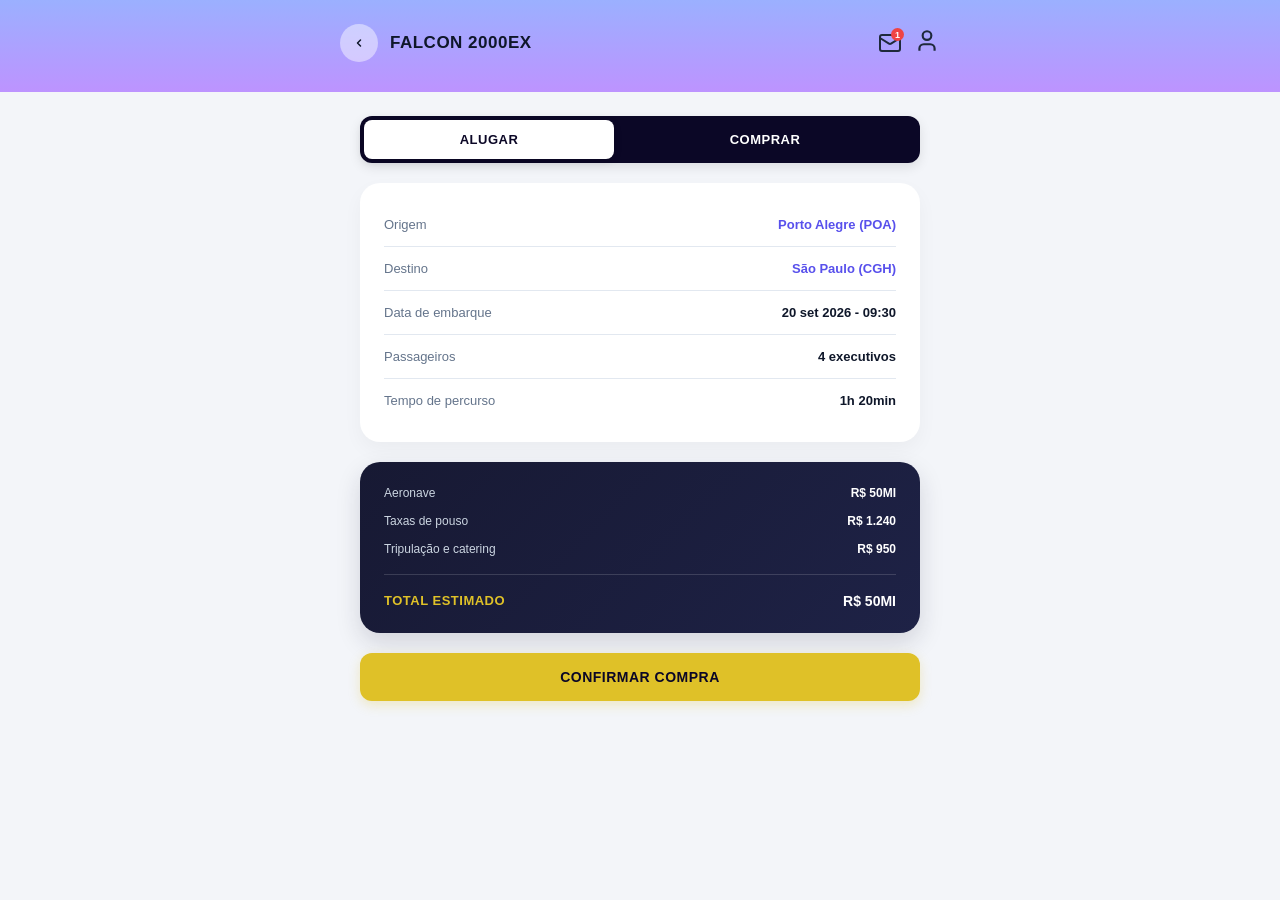
<file: Boreal/2000EX (1).html>
<!DOCTYPE html>
<html lang="pt-BR">
<head>
    <meta charset="UTF-8">
    <meta name="viewport" content="width=device-width, initial-scale=1.0">
    <title>FALCON 2000EX</title>
    <link rel="stylesheet" href="400xp2.css">
</head>
<body>

    <header class="header">
        <div class="top-bar">
            <div class="back-nav">
                <button class="btn-back">
                    <svg width="12" height="12" viewBox="0 0 24 24" fill="none" stroke="#0f172a" stroke-width="3" stroke-linecap="round" stroke-linejoin="round">
                        <polyline points="15 18 9 12 15 6"></polyline>
                    </svg>
                </button>
                <h1 class="page-title">FALCON 2000EX</h1>
            </div>
            <div class="user-actions">
                <div class="icon-wrapper">
                    <svg width="24" height="24" viewBox="0 0 24 24" fill="none" stroke="#1e293b" stroke-width="2">
                        <rect x="2" y="4" width="20" height="16" rx="2"></rect>
                        <path d="m22 7-8.97 5.7a1.94 1.94 0 0 1-2.06 0L2 7"></path>
                    </svg>
                    <span class="notification-badge">1</span>
                </div>
                <div class="icon-wrapper"><a href="login.html">
                    <svg width="26" height="26" viewBox="0 0 24 24" fill="none" stroke="#1e293b" stroke-width="2">
                        <path d="M19 21v-2a4 4 0 0 0-4-4H9a4 4 0 0 0-4 4v2"></path>
                        <circle cx="12" cy="7" r="4"></circle>
                    </svg>
                </div></a>
            </div>
        </div>
    </header>

    <main class="container">

        <div class="toggle-container">
            <a href="2000EX (2).html"><button class="toggle-btn active">ALUGAR</button></a>
            <button class="toggle-btn">COMPRAR</button>
        </div>

        <section class="card-details">
            <div class="detail-row">
                <span class="label">Origem</span>
                <span class="value value-blue">Porto Alegre (POA)</span>
            </div>
            <div class="detail-row">
                <span class="label">Destino</span>
                <span class="value value-blue">São Paulo (CGH)</span>
            </div>
            <div class="detail-row">
                <span class="label">Data de embarque</span>
                <span class="value">20 set 2026 - 09:30</span>
            </div>
            <div class="detail-row">
                <span class="label">Passageiros</span>
                <span class="value">4 executivos</span>
            </div>
            <div class="detail-row">
                <span class="label">Tempo de percurso</span>
                <span class="value">1h 20min</span>
            </div>
        </section>

        <section class="card-pricing">
            <div class="price-row">
                <span>Aeronave</span>
                <span>R$ 50MI</span>
            </div>
            <div class="price-row">
                <span>Taxas de pouso</span>
                <span>R$ 1.240</span>
            </div>
            <div class="price-row">
                <span>Tripulação e catering</span>
                <span>R$ 950</span>
            </div>
            <div class="pricing-divider"></div>
            <div class="price-row total-row">
                <span class="total-label">TOTAL ESTIMADO</span>
                <span class="total-value">R$ 50MI</span>
            </div>
        </section>

        <a href="comprado.html"><button class="btn-confirm">CONFIRMAR COMPRA</button></a>

    </main>

</body>
</html>
</file>
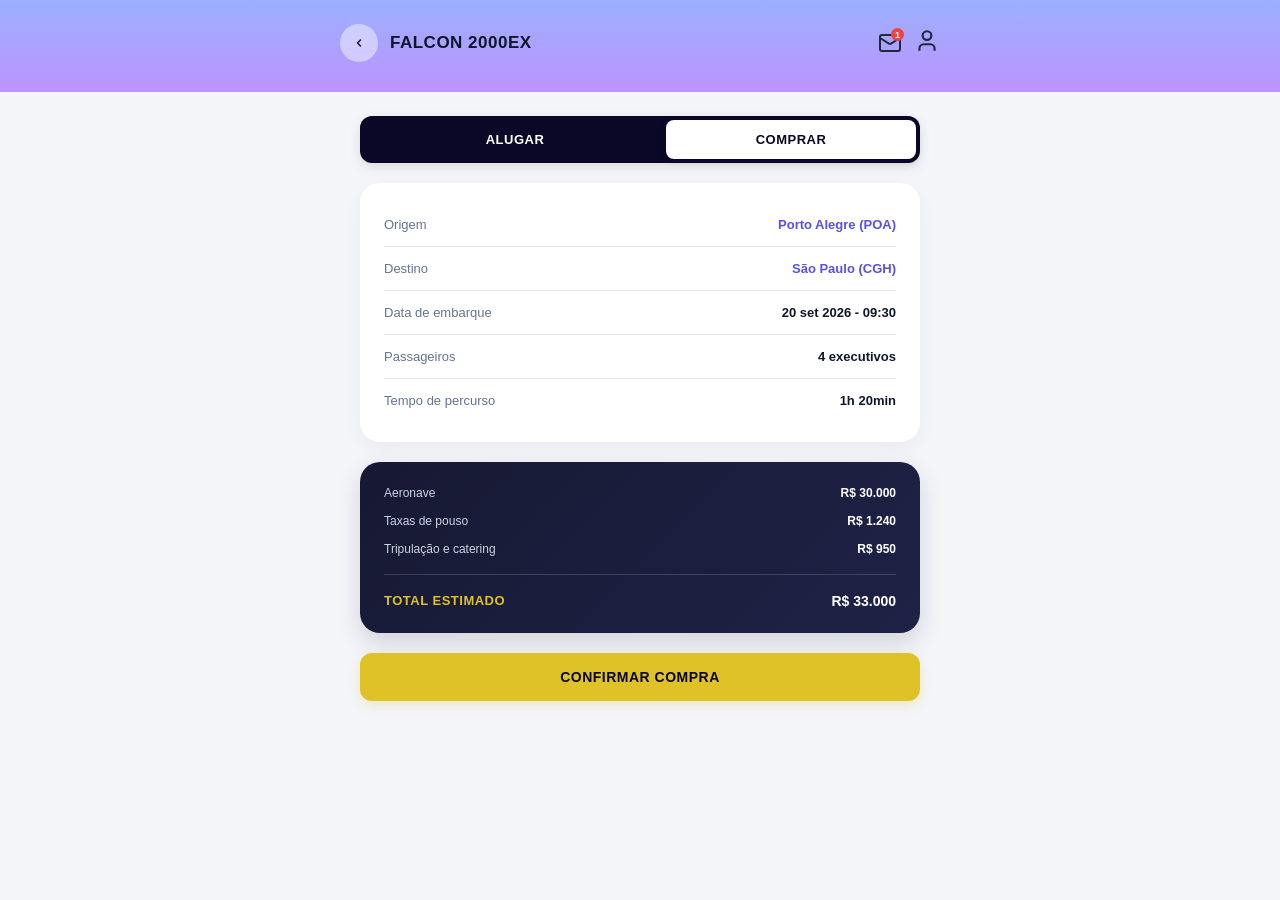
<file: Boreal/2000EX (2).html>
<!DOCTYPE html>
<html lang="pt-BR">
<head>
    <meta charset="UTF-8">
    <meta name="viewport" content="width=device-width, initial-scale=1.0">
    <title>FALCON 2000EX</title>
    <link rel="stylesheet" href="400xp2.css">
</head>
<body>

    <header class="header">
        <div class="top-bar">
            <div class="back-nav">
                <button class="btn-back">
                    <svg width="12" height="12" viewBox="0 0 24 24" fill="none" stroke="#0f172a" stroke-width="3" stroke-linecap="round" stroke-linejoin="round">
                        <polyline points="15 18 9 12 15 6"></polyline>
                    </svg>
                </button>
                <h1 class="page-title">FALCON 2000EX</h1>
            </div>
            <div class="user-actions">
                <div class="icon-wrapper">
                    <svg width="24" height="24" viewBox="0 0 24 24" fill="none" stroke="#1e293b" stroke-width="2">
                        <rect x="2" y="4" width="20" height="16" rx="2"></rect>
                        <path d="m22 7-8.97 5.7a1.94 1.94 0 0 1-2.06 0L2 7"></path>
                    </svg>
                    <span class="notification-badge">1</span>
                </div>
                <div class="icon-wrapper"><a href="login.html">
                    <svg width="26" height="26" viewBox="0 0 24 24" fill="none" stroke="#1e293b" stroke-width="2">
                        <path d="M19 21v-2a4 4 0 0 0-4-4H9a4 4 0 0 0-4 4v2"></path>
                        <circle cx="12" cy="7" r="4"></circle>
                    </svg>
                </div></a>
            </div>
        </div>
    </header>

    <main class="container">

        <div class="toggle-container">
            <button class="toggle-btn ">ALUGAR</button>
            <a href="2000EX (1).html"><button class="toggle-btn active">COMPRAR</button></a>
        </div>

        <section class="card-details">
            <div class="detail-row">
                <span class="label">Origem</span>
                <span class="value value-blue">Porto Alegre (POA)</span>
            </div>
            <div class="detail-row">
                <span class="label">Destino</span>
                <span class="value value-blue">São Paulo (CGH)</span>
            </div>
            <div class="detail-row">
                <span class="label">Data de embarque</span>
                <span class="value">20 set 2026 - 09:30</span>
            </div>
            <div class="detail-row">
                <span class="label">Passageiros</span>
                <span class="value">4 executivos</span>
            </div>
            <div class="detail-row">
                <span class="label">Tempo de percurso</span>
                <span class="value">1h 20min</span>
            </div>
        </section>

        <section class="card-pricing">
            <div class="price-row">
                <span>Aeronave</span>
                <span>R$ 30.000</span>
            </div>
            <div class="price-row">
                <span>Taxas de pouso</span>
                <span>R$ 1.240</span>
            </div>
            <div class="price-row">
                <span>Tripulação e catering</span>
                <span>R$ 950</span>
            </div>
            <div class="pricing-divider"></div>
            <div class="price-row total-row">
                <span class="total-label">TOTAL ESTIMADO</span>
                <span class="total-value">R$ 33.000</span>
            </div>
        </section>

        <a href="comprado.html"><button class="btn-confirm">CONFIRMAR COMPRA</button></a>

    </main>

</body>
</html>
</file>
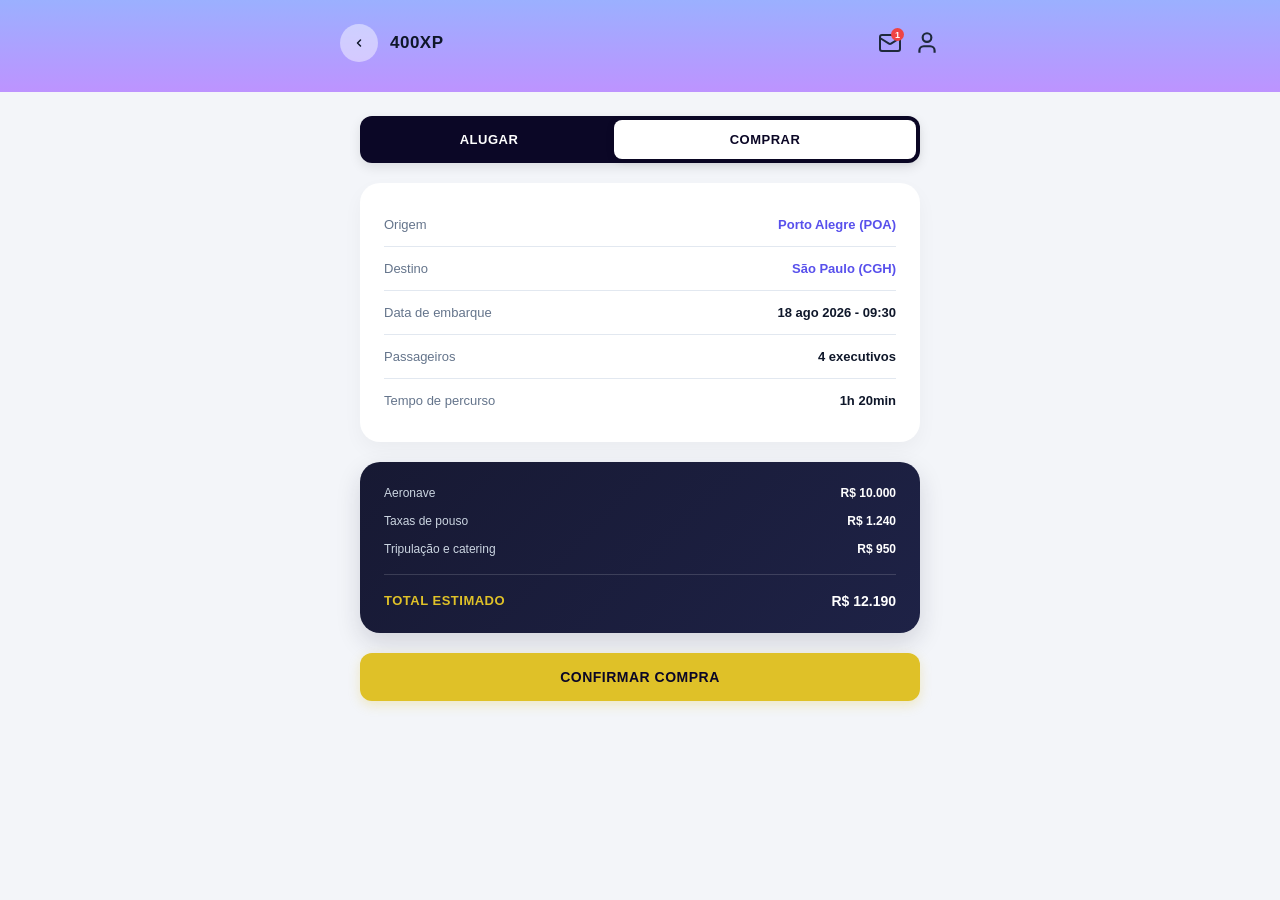
<file: Boreal/400xp.html>
<!DOCTYPE html>
<html lang="pt-BR">
<head>
    <meta charset="UTF-8">
    <meta name="viewport" content="width=device-width, initial-scale=1.0">
    <title>400XP - Reserva</title>
    <link rel="stylesheet" href="400xp2.css">
  
      
      
</head>
<body>

    <header class="header">
        <div class="top-bar">
            <div class="back-nav">
                <button class="btn-back">
                    <svg width="12" height="12" viewBox="0 0 24 24" fill="none" stroke="#0f172a" stroke-width="3" stroke-linecap="round" stroke-linejoin="round">
                        <polyline points="15 18 9 12 15 6"></polyline>
                    </svg>
                </button>
                <h1 class="page-title">400XP</h1>
            </div>
            <div class="user-actions">
                <div class="icon-wrapper">
                    <svg width="24" height="24" viewBox="0 0 24 24" fill="none" stroke="#1e293b" stroke-width="2">
                        <rect x="2" y="4" width="20" height="16" rx="2"></rect>
                        <path d="m22 7-8.97 5.7a1.94 1.94 0 0 1-2.06 0L2 7"></path>
                    </svg>
                    <span class="notification-badge">1</span>
                </div>
                <div class="icon-wrapper">
                    <svg width="26" height="26" viewBox="0 0 24 24" fill="none" stroke="#1e293b" stroke-width="2">
                        <path d="M19 21v-2a4 4 0 0 0-4-4H9a4 4 0 0 0-4 4v2"></path>
                        <circle cx="12" cy="7" r="4"></circle>
                    </svg>
                </div>
            </div>
        </div>
    </header>

    <main class="container">

        <div class="toggle-container">
            <a href="400xp.html"><button class="toggle-btn">ALUGAR</button></a>
            <button class="toggle-btn active">COMPRAR</button>
        </div>

        <section class="card-details">
            <div class="detail-row">
                <span class="label">Origem</span>
                <span class="value value-blue">Porto Alegre (POA)</span>
            </div>
            <div class="detail-row">
                <span class="label">Destino</span>
                <span class="value value-blue">São Paulo (CGH)</span>
            </div>
            <div class="detail-row">
                <span class="label">Data de embarque</span>
                <span class="value">18 ago 2026 - 09:30</span>
            </div>
            <div class="detail-row">
                <span class="label">Passageiros</span>
                <span class="value">4 executivos</span>
            </div>
            <div class="detail-row">
                <span class="label">Tempo de percurso</span>
                <span class="value">1h 20min</span>
            </div>
        </section>

        <section class="card-pricing">
            <div class="price-row">
                <span>Aeronave</span>
                <span>R$ 10.000</span>
            </div>
            <div class="price-row">
                <span>Taxas de pouso</span>
                <span>R$ 1.240</span>
            </div>
            <div class="price-row">
                <span>Tripulação e catering</span>
                <span>R$ 950</span>
            </div>
            <div class="pricing-divider"></div>
            <div class="price-row total-row">
                <span class="total-label">TOTAL ESTIMADO</span>
                <span class="total-value">R$ 12.190</span>
            </div>
        </section>

        <a href="comprado.html"><button class="btn-confirm">CONFIRMAR COMPRA</button></a>

    </main>

</body>
</html>
</file>
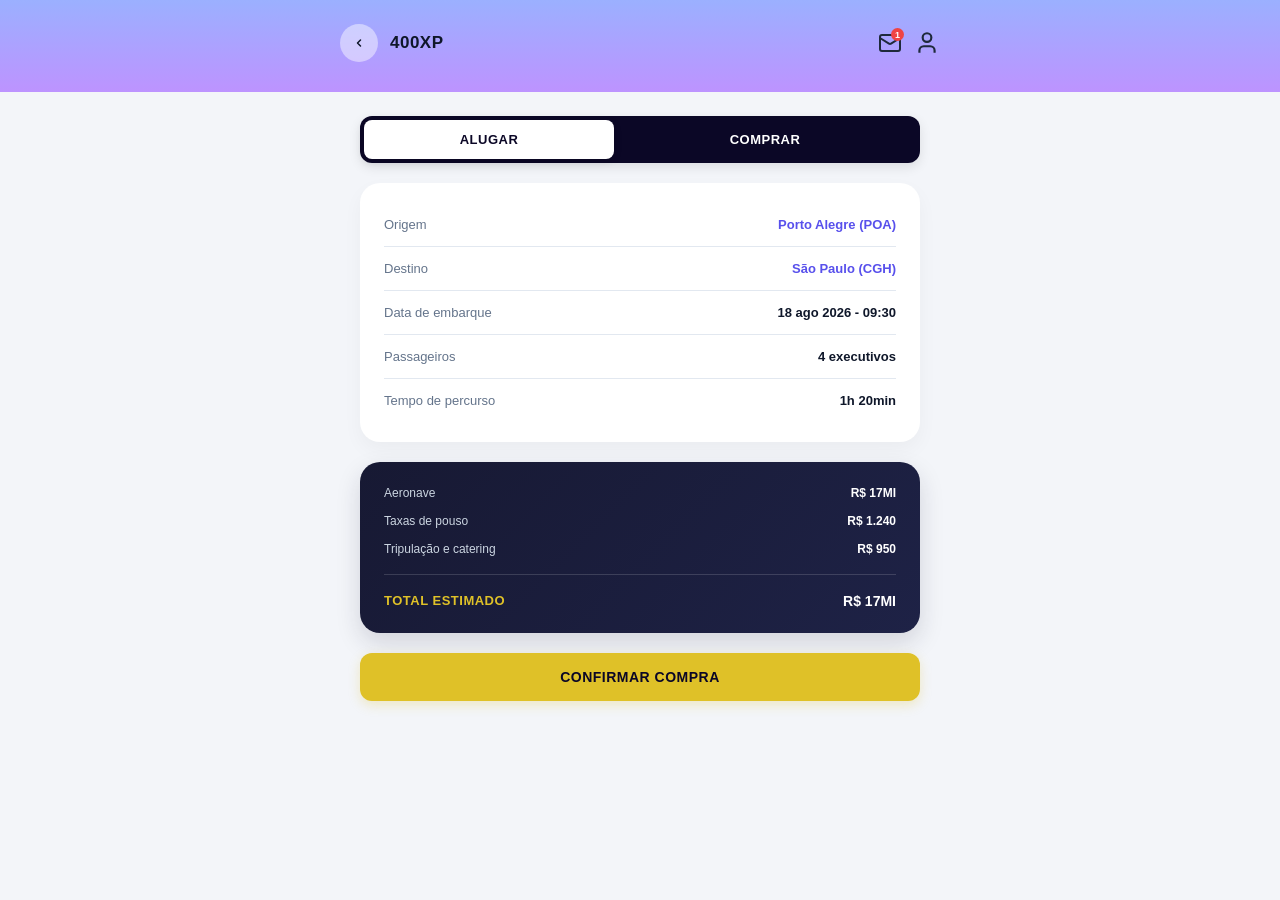
<file: Boreal/400xp2 - Copia.html>
<!DOCTYPE html>
<html lang="pt-BR">
<head>
    <meta charset="UTF-8">
    <meta name="viewport" content="width=device-width, initial-scale=1.0">
    <title>400XP - Reserva</title>
    <link rel="stylesheet" href="400xp2.css">
    <style>
        
    </style>
</head>
<body>

    <header class="header">
        <div class="top-bar">
            <div class="back-nav">
                <button class="btn-back">
                    <svg width="12" height="12" viewBox="0 0 24 24" fill="none" stroke="#0f172a" stroke-width="3" stroke-linecap="round" stroke-linejoin="round">
                        <polyline points="15 18 9 12 15 6"></polyline>
                    </svg>
                </button>
                <h1 class="page-title">400XP</h1>
            </div>
            <div class="user-actions">
                <div class="icon-wrapper">
                    <svg width="24" height="24" viewBox="0 0 24 24" fill="none" stroke="#1e293b" stroke-width="2">
                        <rect x="2" y="4" width="20" height="16" rx="2"></rect>
                        <path d="m22 7-8.97 5.7a1.94 1.94 0 0 1-2.06 0L2 7"></path>
                    </svg>
                    <span class="notification-badge">1</span>
                </div>
                <div class="icon-wrapper">
                    <svg width="26" height="26" viewBox="0 0 24 24" fill="none" stroke="#1e293b" stroke-width="2">
                        <path d="M19 21v-2a4 4 0 0 0-4-4H9a4 4 0 0 0-4 4v2"></path>
                        <circle cx="12" cy="7" r="4"></circle>
                    </svg>
                </div>
            </div>
        </div>
    </header>

    <main class="container">

        <div class="toggle-container">
            <a href="400xp.html"><button class="toggle-btn active">ALUGAR</button></a>
            <button class="toggle-btn">COMPRAR</button>
        </div>

        <section class="card-details">
            <div class="detail-row">
                <span class="label">Origem</span>
                <span class="value value-blue">Porto Alegre (POA)</span>
            </div>
            <div class="detail-row">
                <span class="label">Destino</span>
                <span class="value value-blue">São Paulo (CGH)</span>
            </div>
            <div class="detail-row">
                <span class="label">Data de embarque</span>
                <span class="value">18 ago 2026 - 09:30</span>
            </div>
            <div class="detail-row">
                <span class="label">Passageiros</span>
                <span class="value">4 executivos</span>
            </div>
            <div class="detail-row">
                <span class="label">Tempo de percurso</span>
                <span class="value">1h 20min</span>
            </div>
        </section>

        <section class="card-pricing">
            <div class="price-row">
                <span>Aeronave</span>
                <span>R$ 17MI</span>
            </div>
            <div class="price-row">
                <span>Taxas de pouso</span>
                <span>R$ 1.240</span>
            </div>
            <div class="price-row">
                <span>Tripulação e catering</span>
                <span>R$ 950</span>
            </div>
            <div class="pricing-divider"></div>
            <div class="price-row total-row">
                <span class="total-label">TOTAL ESTIMADO</span>
                <span class="total-value">R$ 17MI</span>
            </div>
        </section>

        <a href="comprado.html"><button class="btn-confirm">CONFIRMAR COMPRA</button></a>

    </main>

</body>
</html>
</file>
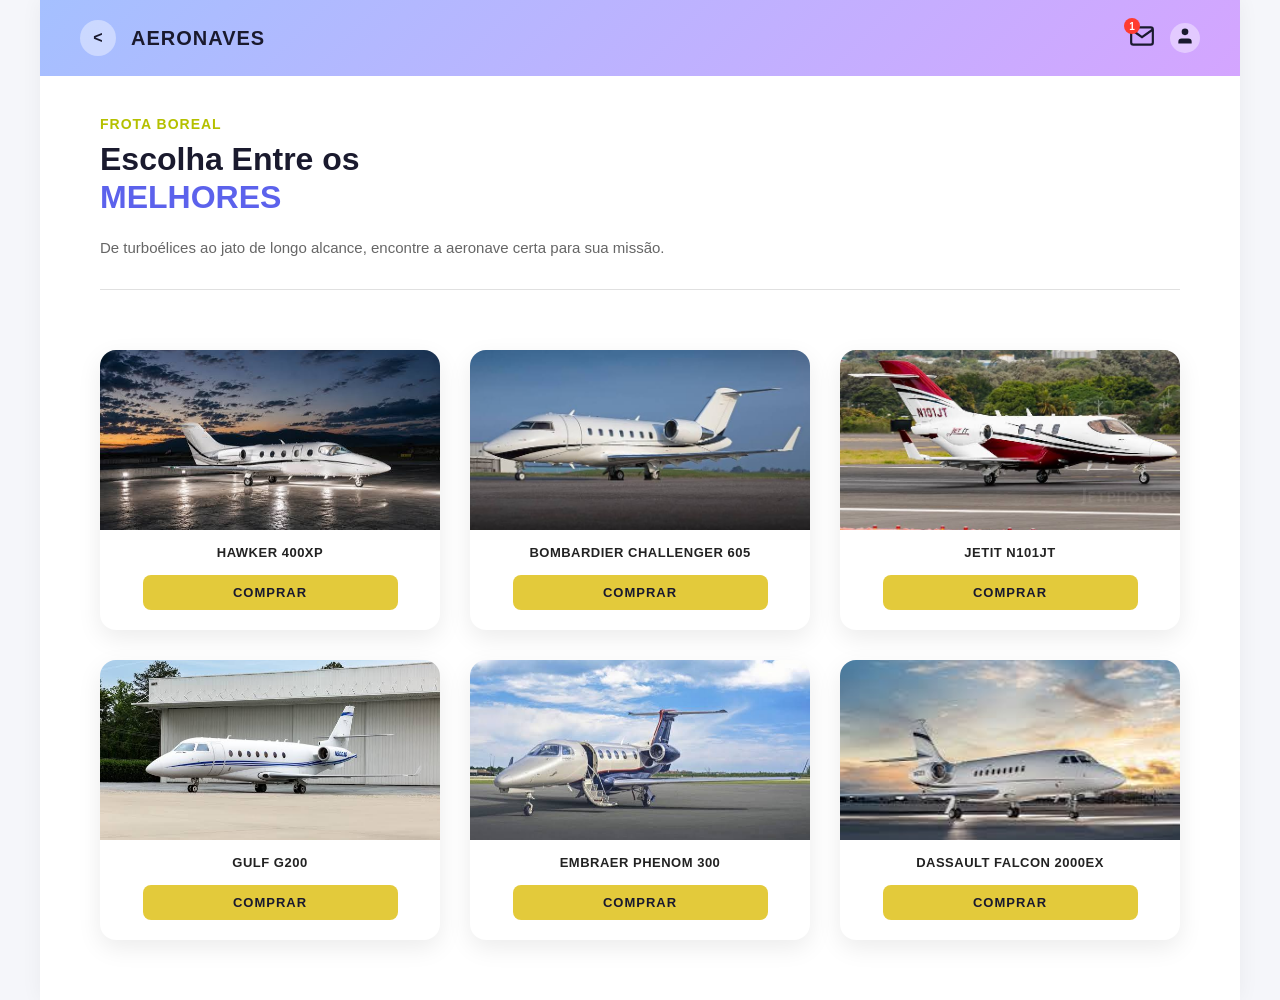
<file: Boreal/aeronave.html>
<!DOCTYPE html>
<html lang="pt-BR">
<head>
    <meta charset="UTF-8">
    <meta name="viewport" content="width=device-width, initial-scale=1.0">
    <title>AERONAVES</title>
    <link rel="stylesheet" href="aeronave.css">
   
</head>
<body>

    <div class="container">
        <header>
            <div class="header-left">
                <button class="btn-back"><</button>
                <h1>AERONAVES</h1>
            </div>
            <div class="header-icons">
                <div class="icon-mail">
                    <span class="badge">1</span>
                    <svg viewBox="0 0 24 24">
                        <path d="M4 4h16c1.1 0 2 .9 2 2v12c0 1.1-.9 2-2 2H4c-1.1 0-2-.9-2-2V6c0-1.1.9-2 2-2z"></path>
                        <polyline points="22,6 12,13 2,6"></polyline>
                    </svg>
                </div>
                <div class="icon-user">
                    <a href="login.html">
                        <svg viewBox="0 0 24 24">
                            <path d="M20 21v-2a4 4 0 0 0-4-4H8a4 4 0 0 0-4 4v2"></path>
                            <circle cx="12" cy="7" r="4"></circle>
                        </svg>
                    </a>
                </div>
            </div>
        </header>

        <section class="hero">
            <div class="subtitle">FROTA BOREAL</div>
            <h2 class="title">
                Escolha Entre os
                <span>MELHORES</span>
            </h2>
            <p class="description">
                De turboélices ao jato de longo alcance, encontre a aeronave certa para sua missão.
            </p>
            <div class="divider"></div>
        </section>

       <section class="grid">
    <div class="card">
        <img class="card-img" src="400xp.jpg" alt="Hawker 400XP">
        <div class="card-title">HAWKER 400XP</div>
        <a class="btn-comprar" href="400xp.html">COMPRAR</a>
    </div>

    <div class="card">
        <img class="card-img" src="CH605.jpg" alt="Bombardier Challenger 605">
        <div class="card-title">BOMBARDIER CHALLENGER 605</div>
        <a class="btn-comprar" href="ch605 (1).html">COMPRAR</a>
    </div>

    <div class="card">
        <img class="card-img" src="n101JT.jpg" alt="JetIt N101JT">
        <div class="card-title">JetIt N101JT</div>
        <a class="btn-comprar" href="N101JT (1).html">COMPRAR</a>
    </div>

    <div class="card">
        <img class="card-img" src="g200.jpg" alt="Gulfstream G200">
        <div class="card-title">GULF G200</div>
        <a class="btn-comprar" href="G200 (1).html">COMPRAR</a>
    </div>

    <div class="card">
        <img class="card-img" src="PHENOM300.jpg" alt="Embraer Phenom 300">
        <div class="card-title">EMBRAER PHENOM 300</div>
        <a class="btn-comprar" href="ph300.html">COMPRAR</a>
    </div>

    <div class="card">
        <img class="card-img" src="2000ex.jpg" alt="Dassault Falcon 2000EX">
        <div class="card-title">DASSAULT FALCON 2000EX</div>
        <a class="btn-comprar" href="2000EX (1).html">COMPRAR</a>
    </div>
</section>
    </div>

</body>
</html>
</file>
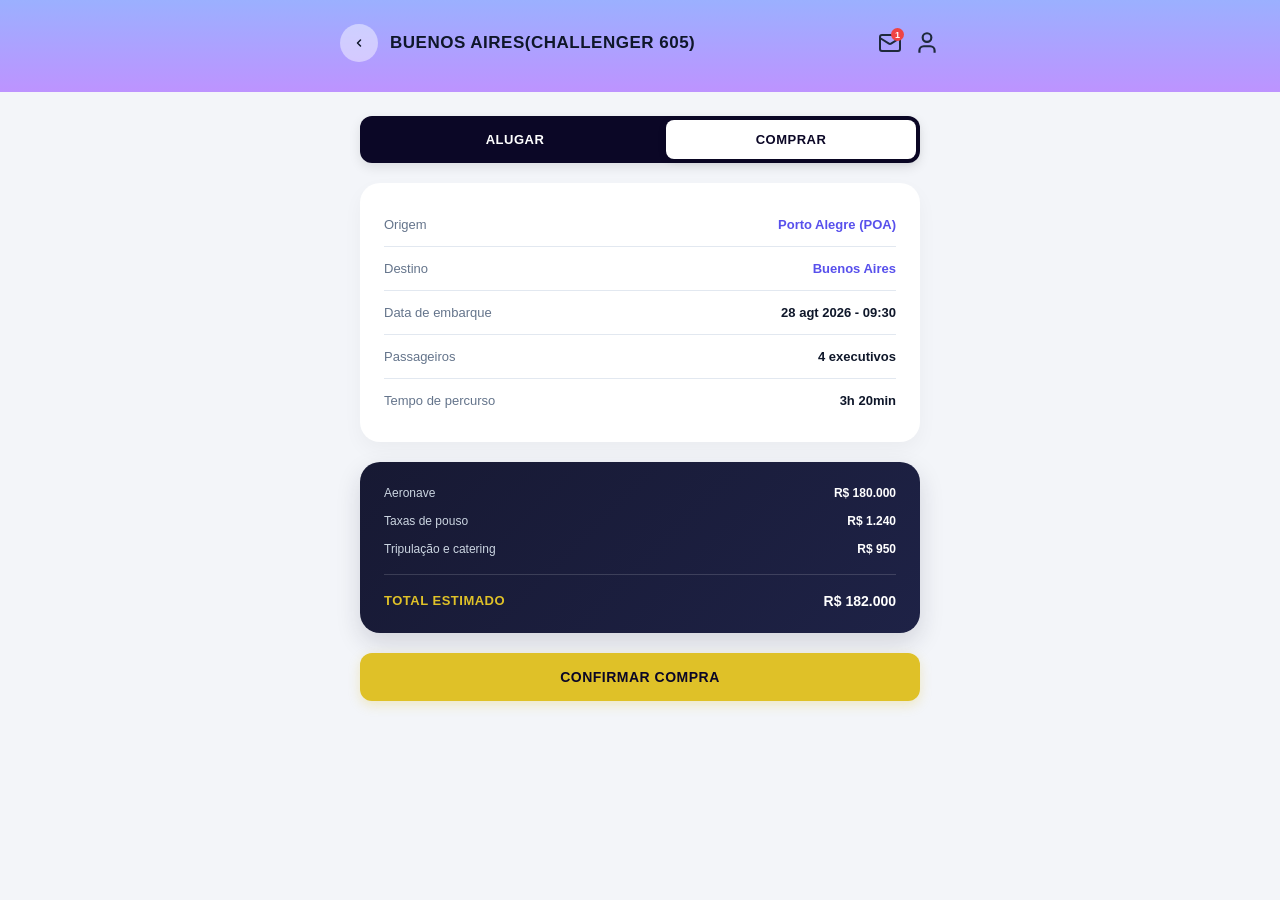
<file: Boreal/BN (1).html>
<!DOCTYPE html>
<html lang="pt-BR">
<head>
    <meta charset="UTF-8">
    <meta name="viewport" content="width=device-width, initial-scale=1.0">
    <title>CHALLENGER 605</title>
    <link rel="stylesheet" href="400xp2.css">
</head>
<body>

    <header class="header">
        <div class="top-bar">
            <div class="back-nav">
                <button class="btn-back">
                    <svg width="12" height="12" viewBox="0 0 24 24" fill="none" stroke="#0f172a" stroke-width="3" stroke-linecap="round" stroke-linejoin="round">
                        <polyline points="15 18 9 12 15 6"></polyline>
                    </svg>
                </button>
                <h1 class="page-title">BUENOS AIRES(CHALLENGER 605)</h1>
            </div>
            <div class="user-actions">
                <div class="icon-wrapper">
                    <svg width="24" height="24" viewBox="0 0 24 24" fill="none" stroke="#1e293b" stroke-width="2">
                        <rect x="2" y="4" width="20" height="16" rx="2"></rect>
                        <path d="m22 7-8.97 5.7a1.94 1.94 0 0 1-2.06 0L2 7"></path>
                    </svg>
                    <span class="notification-badge">1</span>
                </div>
                <div class="icon-wrapper">
                    <svg width="26" height="26" viewBox="0 0 24 24" fill="none" stroke="#1e293b" stroke-width="2">
                        <path d="M19 21v-2a4 4 0 0 0-4-4H9a4 4 0 0 0-4 4v2"></path>
                        <circle cx="12" cy="7" r="4"></circle>
                    </svg>
                </div>
            </div>
        </div>
    </header>

    <main class="container">

        <div class="toggle-container">
            <button class="toggle-btn ">ALUGAR</button>
            <a href="BN (2).html"><button class="toggle-btn active">COMPRAR</button></a>
        </div>

        <section class="card-details">
            <div class="detail-row">
                <span class="label">Origem</span>
                <span class="value value-blue">Porto Alegre (POA)</span>
            </div>
            <div class="detail-row">
                <span class="label">Destino</span>
                <span class="value value-blue">Buenos Aires</span>
            </div>
            <div class="detail-row">
                <span class="label">Data de embarque</span>
                <span class="value">28 agt 2026 - 09:30</span>
            </div>
            <div class="detail-row">
                <span class="label">Passageiros</span>
                <span class="value">4 executivos</span>
            </div>
            <div class="detail-row">
                <span class="label">Tempo de percurso</span>
                <span class="value">3h 20min</span>
            </div>
        </section>

        <section class="card-pricing">
            <div class="price-row">
                <span>Aeronave</span>
                <span>R$ 180.000</span>
            </div>
            <div class="price-row">
                <span>Taxas de pouso</span>
                <span>R$ 1.240</span>
            </div>
            <div class="price-row">
                <span>Tripulação e catering</span>
                <span>R$ 950</span>
            </div>
            <div class="pricing-divider"></div>
            <div class="price-row total-row">
                <span class="total-label">TOTAL ESTIMADO</span>
                <span class="total-value">R$ 182.000</span>
            </div>
        </section>

        <a href="comprado.html"><button class="btn-confirm">CONFIRMAR COMPRA</button></a>

    </main>

</body>
</html>
</file>
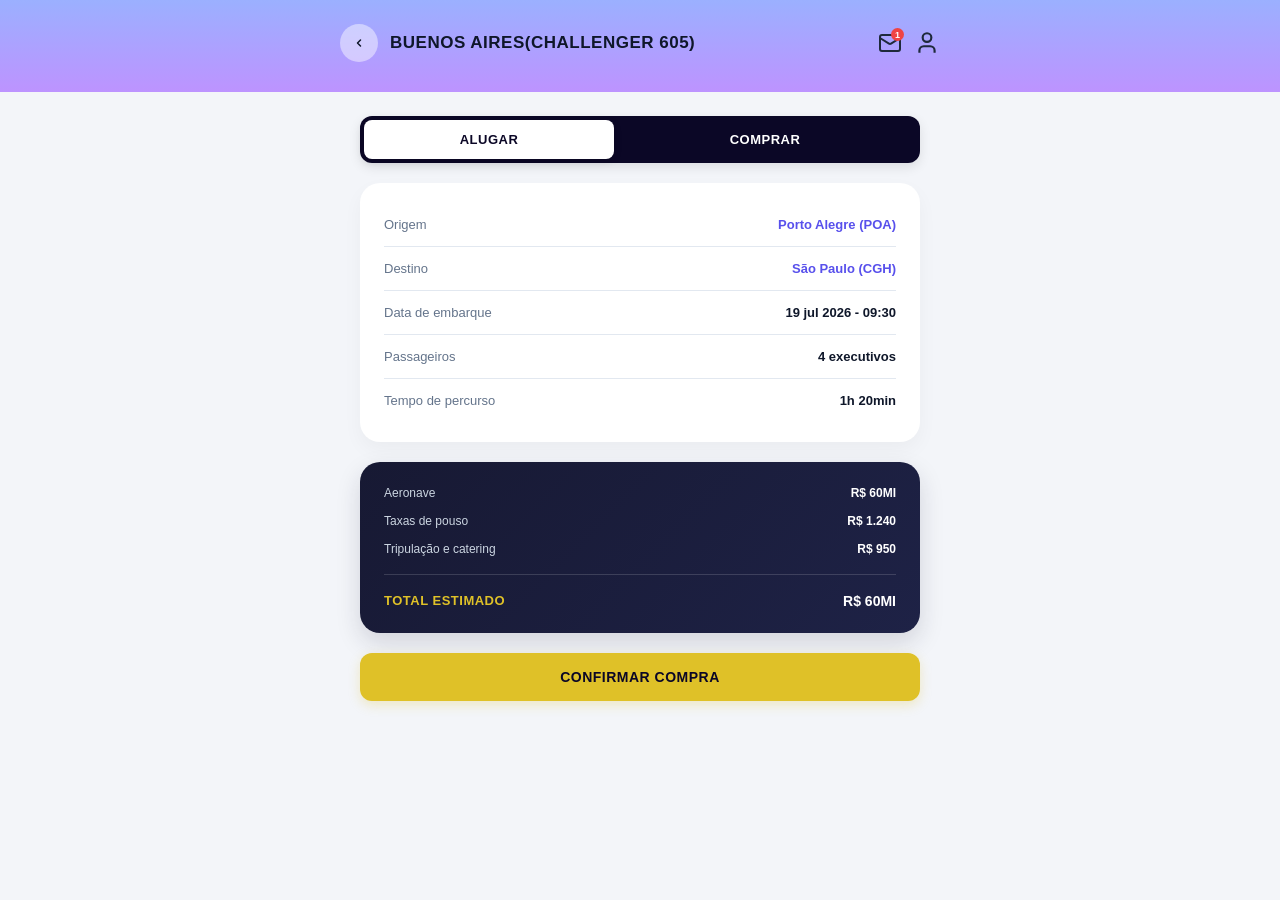
<file: Boreal/BN (2).html>
<!DOCTYPE html>
<html lang="pt-BR">
<head>
    <meta charset="UTF-8">
    <meta name="viewport" content="width=device-width, initial-scale=1.0">
    <title>CHALLENGER 605</title>
    <link rel="stylesheet" href="400xp2.css">
</head>
<body>

    <header class="header">
        <div class="top-bar">
            <div class="back-nav">
                <button class="btn-back">
                    <svg width="12" height="12" viewBox="0 0 24 24" fill="none" stroke="#0f172a" stroke-width="3" stroke-linecap="round" stroke-linejoin="round">
                        <polyline points="15 18 9 12 15 6"></polyline>
                    </svg>
                </button>
                <h1 class="page-title">BUENOS AIRES(CHALLENGER 605)</h1>
            </div>
            <div class="user-actions">
                <div class="icon-wrapper">
                    <svg width="24" height="24" viewBox="0 0 24 24" fill="none" stroke="#1e293b" stroke-width="2">
                        <rect x="2" y="4" width="20" height="16" rx="2"></rect>
                        <path d="m22 7-8.97 5.7a1.94 1.94 0 0 1-2.06 0L2 7"></path>
                    </svg>
                    <span class="notification-badge">1</span>
                </div>
                <div class="icon-wrapper">
                    <svg width="26" height="26" viewBox="0 0 24 24" fill="none" stroke="#1e293b" stroke-width="2">
                        <path d="M19 21v-2a4 4 0 0 0-4-4H9a4 4 0 0 0-4 4v2"></path>
                        <circle cx="12" cy="7" r="4"></circle>
                    </svg>
                </div>
            </div>
        </div>
    </header>

    <main class="container">

        <div class="toggle-container">
            <a href="BN (1).html"><button class="toggle-btn active">ALUGAR</button></a>
            <button class="toggle-btn">COMPRAR</button>
        </div>

        <section class="card-details">
            <div class="detail-row">
                <span class="label">Origem</span>
                <span class="value value-blue">Porto Alegre (POA)</span>
            </div>
            <div class="detail-row">
                <span class="label">Destino</span>
                <span class="value value-blue">São Paulo (CGH)</span>
            </div>
            <div class="detail-row">
                <span class="label">Data de embarque</span>
                <span class="value">19 jul 2026 - 09:30</span>
            </div>
            <div class="detail-row">
                <span class="label">Passageiros</span>
                <span class="value">4 executivos</span>
            </div>
            <div class="detail-row">
                <span class="label">Tempo de percurso</span>
                <span class="value">1h 20min</span>
            </div>
        </section>

        <section class="card-pricing">
            <div class="price-row">
                <span>Aeronave</span>
                <span>R$ 60MI</span>
            </div>
            <div class="price-row">
                <span>Taxas de pouso</span>
                <span>R$ 1.240</span>
            </div>
            <div class="price-row">
                <span>Tripulação e catering</span>
                <span>R$ 950</span>
            </div>
            <div class="pricing-divider"></div>
            <div class="price-row total-row">
                <span class="total-label">TOTAL ESTIMADO</span>
                <span class="total-value">R$ 60MI</span>
            </div>
        </section>

        <a href="comprado.html"><button class="btn-confirm">CONFIRMAR COMPRA</button></a>

    </main>

</body>
</html>
</file>
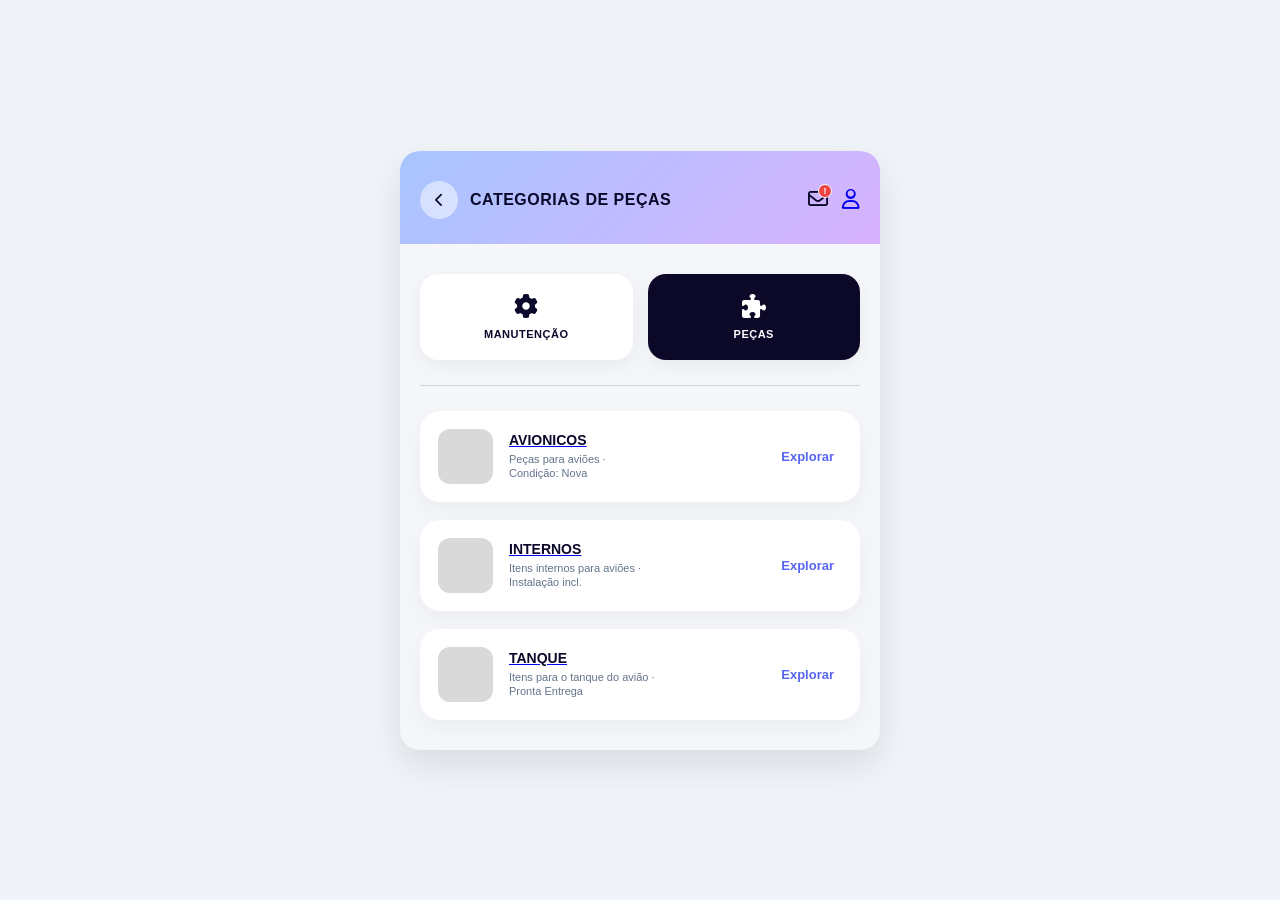
<file: Boreal/categoria.html>
<!DOCTYPE html>
<html lang="pt-BR">
<head>
    <meta charset="UTF-8">
    <meta name="viewport" content="width=device-width, initial-scale=1.0">
    <title>Categorias de Peças</title>

    <link rel="stylesheet" href="https://cdnjs.cloudflare.com/ajax/libs/font-awesome/6.4.0/css/all.min.css">
    <link rel="stylesheet" href="categoria.css">
</head>
<body>

    <div class="screen">
     
        <header>
            <div class="header-left">
                <button class="btn-back">
                    <i class="fa-solid fa-chevron-left"></i>
                </button>
                <h1 class="header-title">CATEGORIAS DE PEÇAS</h1>
            </div>
            <div class="header-actions">
                <div class="icon-btn">
                    <i class="fa-regular fa-envelope"></i>
                    <span class="badge">!</span>
                </div>
                <div class="icon-btn">
                    <a href="login.html"><i class="fa-regular fa-user"></i></a>
                </div>
            </div>
        </header>

   
        <main>
            <nav class="nav-tabs">
                <div class="tab-card">
                    <i class="fa-solid fa-gear"></i>
                    <span class="tab-label">MANUTENÇÃO</span>
                </div>
                <div class="tab-card active">
                    <i class="fa-solid fa-puzzle-piece"></i>
                    <span class="tab-label">PEÇAS</span>
                </div>
               
            </nav>

            <div class="divider"></div>

           
            <div class="category-list">
              
                <div class="category-card">
                    <div class="card-left">
                        <div class="image-placeholder"></div>
                        <div class="card-info">
                            <a href="avionicos.html"><h3>AVIONICOS</h3></a>
                            <p>Peças para aviões ·<br>Condição: Nova</p>
                        </div>
                    </div>
                    <a href="avionicos.html" class="btn-explore">Explorar</a>
                </div>

              
                <div class="category-card">
                    <div class="card-left">
                        <div class="image-placeholder"></div>
                        <div class="card-info">
                            <a href="internos.html"><h3>INTERNOS</h3></a>
                            <p>Itens internos para aviões ·<br>Instalação incl.</p>
                        </div>
                    </div>
                    <a href="#" class="btn-explore">Explorar</a>
                </div>

                
                <div class="category-card">
                    <div class="card-left">
                        <div class="image-placeholder"></div>
                        <div class="card-info">
                            <a href="combustivel.html"><h3>TANQUE</h3></a>
                            <p>Itens para o tanque do avião ·<br>Pronta Entrega</p>
                        </div>
                    </div>
                    <a href="combustivel.html" class="btn-explore">Explorar</a>
                </div>
            </div>
        </main>
    </div>

</body>
</html>
</file>
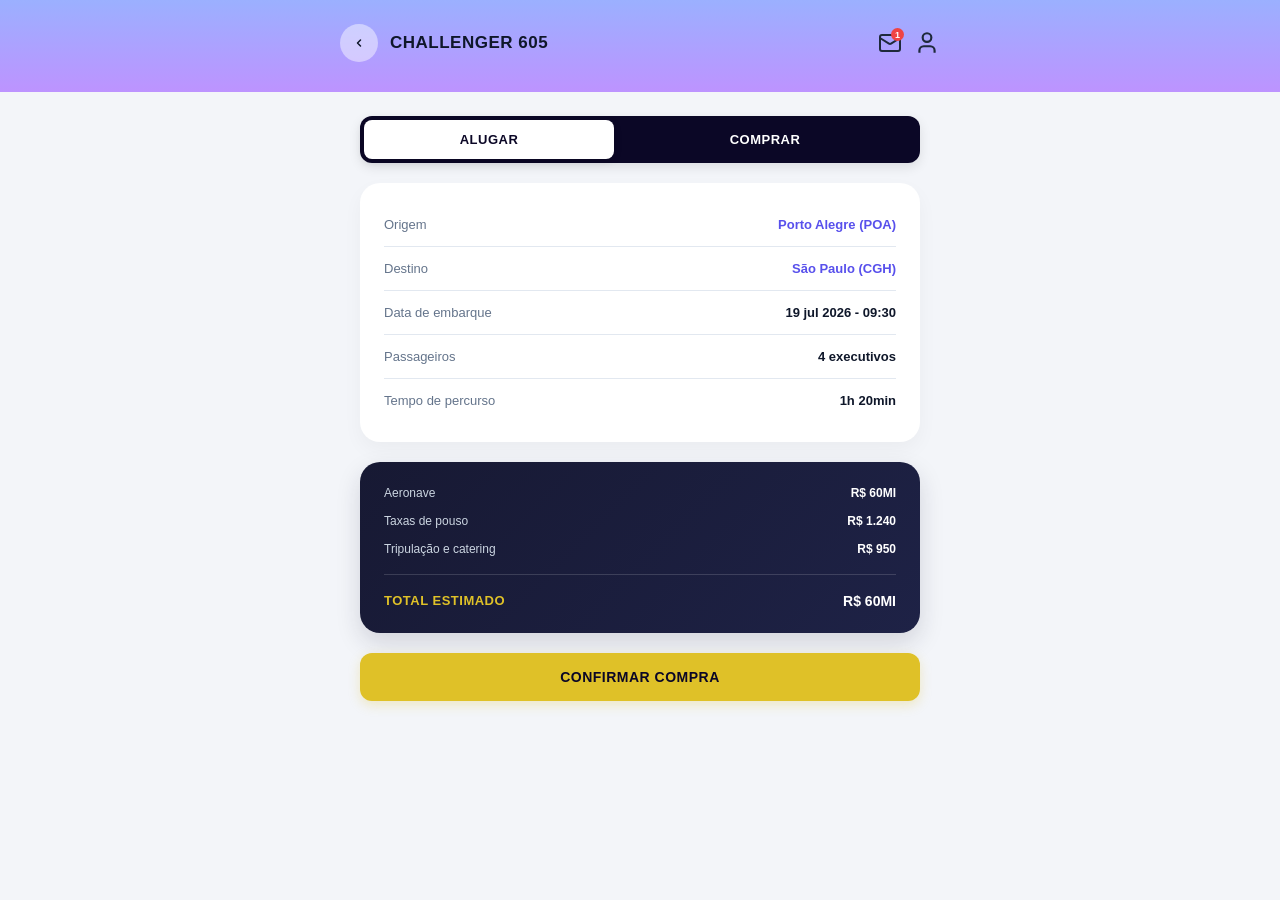
<file: Boreal/ch605 (1) - Copia.html>
<!DOCTYPE html>
<html lang="pt-BR">
<head>
    <meta charset="UTF-8">
    <meta name="viewport" content="width=device-width, initial-scale=1.0">
    <title>CHALLENGER 605</title>
    <link rel="stylesheet" href="400xp2.css">
</head>
<body>

    <header class="header">
        <div class="top-bar">
            <div class="back-nav">
                <button class="btn-back">
                    <svg width="12" height="12" viewBox="0 0 24 24" fill="none" stroke="#0f172a" stroke-width="3" stroke-linecap="round" stroke-linejoin="round">
                        <polyline points="15 18 9 12 15 6"></polyline>
                    </svg>
                </button>
                <h1 class="page-title">CHALLENGER 605</h1>
            </div>
            <div class="user-actions">
                <div class="icon-wrapper">
                    <svg width="24" height="24" viewBox="0 0 24 24" fill="none" stroke="#1e293b" stroke-width="2">
                        <rect x="2" y="4" width="20" height="16" rx="2"></rect>
                        <path d="m22 7-8.97 5.7a1.94 1.94 0 0 1-2.06 0L2 7"></path>
                    </svg>
                    <span class="notification-badge">1</span>
                </div>
                <div class="icon-wrapper">
                    <svg width="26" height="26" viewBox="0 0 24 24" fill="none" stroke="#1e293b" stroke-width="2">
                        <path d="M19 21v-2a4 4 0 0 0-4-4H9a4 4 0 0 0-4 4v2"></path>
                        <circle cx="12" cy="7" r="4"></circle>
                    </svg>
                </div>
            </div>
        </div>
    </header>

    <main class="container">

        <div class="toggle-container">
            <a href="ch605 (2).html"><button class="toggle-btn active">ALUGAR</button></a>
            <button class="toggle-btn">COMPRAR</button>
        </div>

        <section class="card-details">
            <div class="detail-row">
                <span class="label">Origem</span>
                <span class="value value-blue">Porto Alegre (POA)</span>
            </div>
            <div class="detail-row">
                <span class="label">Destino</span>
                <span class="value value-blue">São Paulo (CGH)</span>
            </div>
            <div class="detail-row">
                <span class="label">Data de embarque</span>
                <span class="value">19 jul 2026 - 09:30</span>
            </div>
            <div class="detail-row">
                <span class="label">Passageiros</span>
                <span class="value">4 executivos</span>
            </div>
            <div class="detail-row">
                <span class="label">Tempo de percurso</span>
                <span class="value">1h 20min</span>
            </div>
        </section>

        <section class="card-pricing">
            <div class="price-row">
                <span>Aeronave</span>
                <span>R$ 60MI</span>
            </div>
            <div class="price-row">
                <span>Taxas de pouso</span>
                <span>R$ 1.240</span>
            </div>
            <div class="price-row">
                <span>Tripulação e catering</span>
                <span>R$ 950</span>
            </div>
            <div class="pricing-divider"></div>
            <div class="price-row total-row">
                <span class="total-label">TOTAL ESTIMADO</span>
                <span class="total-value">R$ 60MI</span>
            </div>
        </section>

        <a href="comprado.html"><button class="btn-confirm">CONFIRMAR COMPRA</button></a>

    </main>

</body>
</html>
</file>
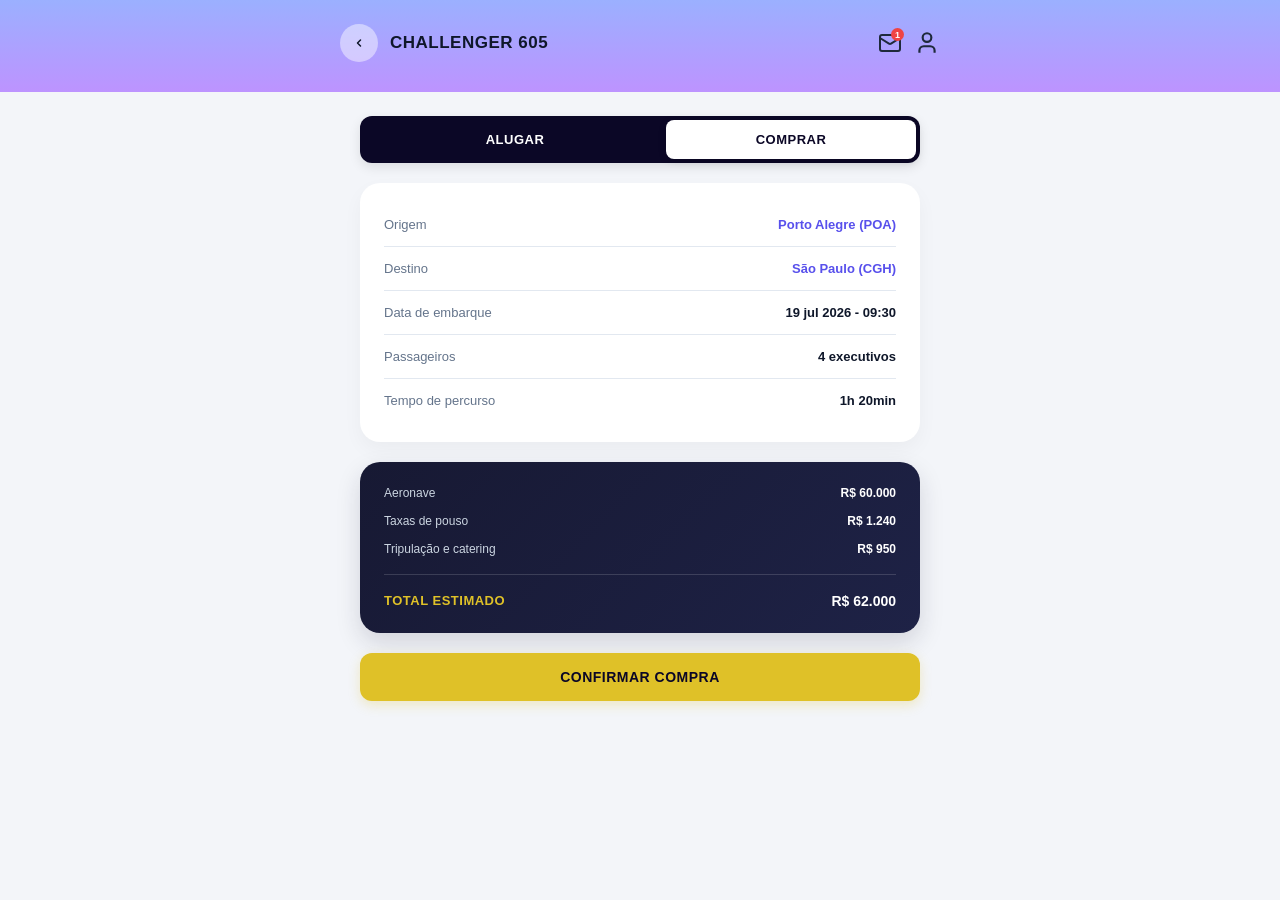
<file: Boreal/ch605 (2).html>
<!DOCTYPE html>
<html lang="pt-BR">
<head>
    <meta charset="UTF-8">
    <meta name="viewport" content="width=device-width, initial-scale=1.0">
    <title>CHALLENGER 605</title>
    <link rel="stylesheet" href="400xp2.css">
</head>
<body>

    <header class="header">
        <div class="top-bar">
            <div class="back-nav">
                <button class="btn-back">
                    <svg width="12" height="12" viewBox="0 0 24 24" fill="none" stroke="#0f172a" stroke-width="3" stroke-linecap="round" stroke-linejoin="round">
                        <polyline points="15 18 9 12 15 6"></polyline>
                    </svg>
                </button>
                <h1 class="page-title">CHALLENGER 605</h1>
            </div>
            <div class="user-actions">
                <div class="icon-wrapper">
                    <svg width="24" height="24" viewBox="0 0 24 24" fill="none" stroke="#1e293b" stroke-width="2">
                        <rect x="2" y="4" width="20" height="16" rx="2"></rect>
                        <path d="m22 7-8.97 5.7a1.94 1.94 0 0 1-2.06 0L2 7"></path>
                    </svg>
                    <span class="notification-badge">1</span>
                </div>
                <div class="icon-wrapper">
                    <svg width="26" height="26" viewBox="0 0 24 24" fill="none" stroke="#1e293b" stroke-width="2">
                        <path d="M19 21v-2a4 4 0 0 0-4-4H9a4 4 0 0 0-4 4v2"></path>
                        <circle cx="12" cy="7" r="4"></circle>
                    </svg>
                </div>
            </div>
        </div>
    </header>

    <main class="container">

        <div class="toggle-container">
            <button class="toggle-btn ">ALUGAR</button>
            <a href="ch605 (1).html"><button class="toggle-btn active">COMPRAR</button></a>
        </div>

        <section class="card-details">
            <div class="detail-row">
                <span class="label">Origem</span>
                <span class="value value-blue">Porto Alegre (POA)</span>
            </div>
            <div class="detail-row">
                <span class="label">Destino</span>
                <span class="value value-blue">São Paulo (CGH)</span>
            </div>
            <div class="detail-row">
                <span class="label">Data de embarque</span>
                <span class="value">19 jul 2026 - 09:30</span>
            </div>
            <div class="detail-row">
                <span class="label">Passageiros</span>
                <span class="value">4 executivos</span>
            </div>
            <div class="detail-row">
                <span class="label">Tempo de percurso</span>
                <span class="value">1h 20min</span>
            </div>
        </section>

        <section class="card-pricing">
            <div class="price-row">
                <span>Aeronave</span>
                <span>R$ 60.000</span>
            </div>
            <div class="price-row">
                <span>Taxas de pouso</span>
                <span>R$ 1.240</span>
            </div>
            <div class="price-row">
                <span>Tripulação e catering</span>
                <span>R$ 950</span>
            </div>
            <div class="pricing-divider"></div>
            <div class="price-row total-row">
                <span class="total-label">TOTAL ESTIMADO</span>
                <span class="total-value">R$ 62.000</span>
            </div>
        </section>

        <a href="comprado.html"><button class="btn-confirm">CONFIRMAR COMPRA</button></a>

    </main>

</body>
</html>
</file>
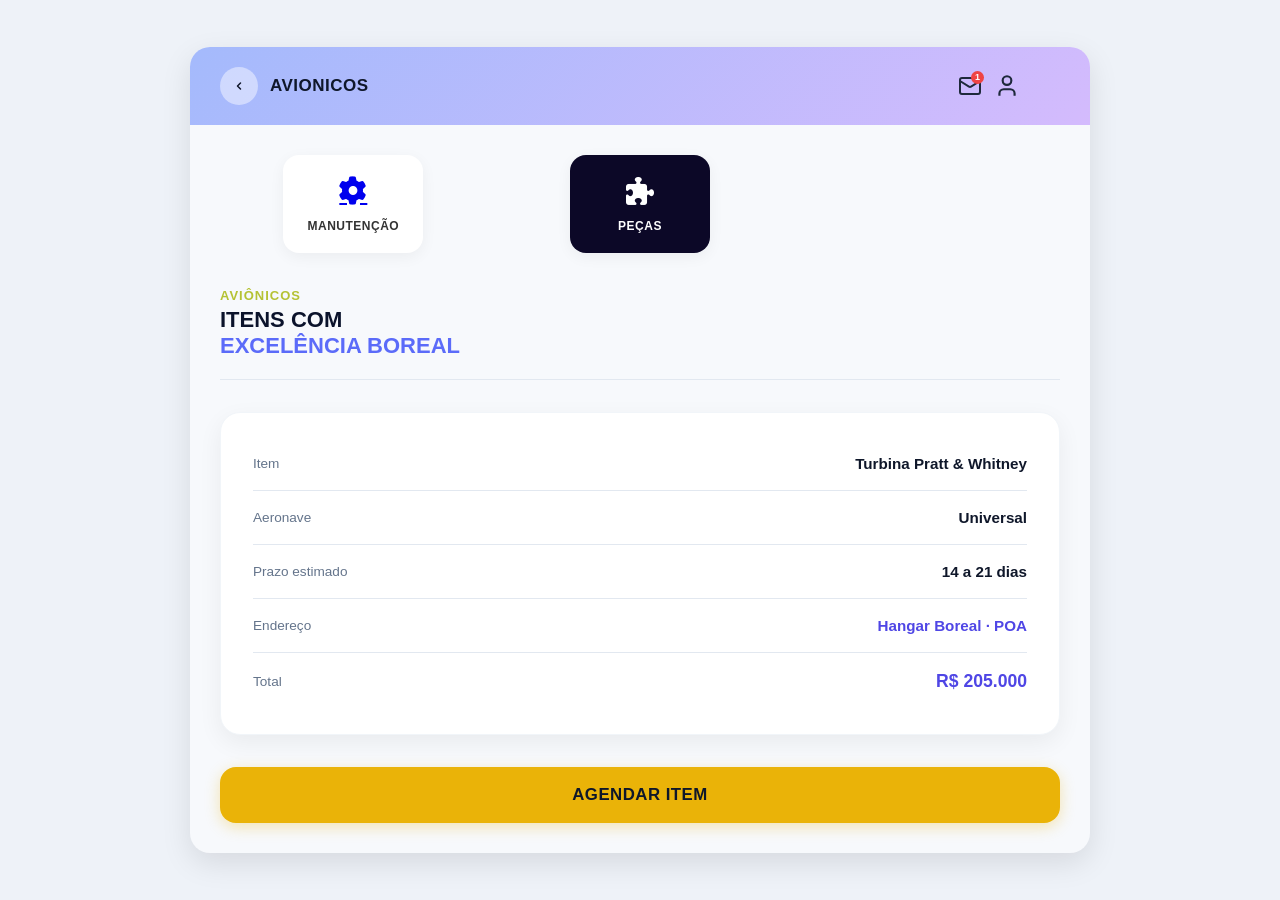
<file: Boreal/compra.html>
<!DOCTYPE html>
<html lang="pt-BR">
<head>
    <meta charset="UTF-8">
    <meta name="viewport" content="width=device-width, initial-scale=1.0">
    <title>Aviônicos - Boreal</title>
    <link rel="stylesheet" href="https://cdnjs.cloudflare.com/ajax/libs/font-awesome/6.4.0/css/all.min.css">
    <link rel="stylesheet" href="compra.css">
</head>
<body>

     <div class="container">
        <header>
            <div class="top-bar">
            <div class="back-nav">
                <button class="btn-back">
                    <svg width="12" height="12" viewBox="0 0 24 24" fill="none" stroke="#0f172a" stroke-width="3" stroke-linecap="round" stroke-linejoin="round">
                        <polyline points="15 18 9 12 15 6"></polyline>
                    </svg>
                </button>
                <h1 class="page-title">AVIONICOS</h1>
            </div>
            <div class="user-actions">
                <div class="icon-wrapper">
                    <svg width="24" height="24" viewBox="0 0 24 24" fill="none" stroke="#1e293b" stroke-width="2">
                        <rect x="2" y="4" width="20" height="16" rx="2"></rect>
                        <path d="m22 7-8.97 5.7a1.94 1.94 0 0 1-2.06 0L2 7"></path>
                    </svg>
                    <span class="notification-badge">1</span>
                </div>
                <div class="icon-wrapper">
                    <svg width="26" height="26" viewBox="0 0 24 24" fill="none" stroke="#1e293b" stroke-width="2">
                        <path d="M19 21v-2a4 4 0 0 0-4-4H9a4 4 0 0 0-4 4v2"></path>
                        <circle cx="12" cy="7" r="4"></circle>
                    </svg>
                </div>
            </div>
        </div>
        </header>

        <div class="content">
            <div class="nav-cards">
                <div class="nav-card">
                    <a href="Manutenção.html"><i class="fa-solid fa-gear"></i></a>
                         
                    <span>Manutenção</span>
                     
                </div>
                <div class="nav-card active">
                    <i class="fa-solid fa-puzzle-piece"></i>
                    <span>Peças</span>
                </div>
               
            </div>

            <div class="section-header">
                <div class="tagline">Aviônicos</div>
                <h1 class="main-heading">
                    Itens com
                    <span class="highlight-text">Excelência Boreal</span>
                </h1>
            </div>

            <div class="divider"></div>

            <div class="details-card">
                <div class="detail-row">
                    <span class="detail-label">Item</span>
                    <span class="detail-value">Turbina Pratt & Whitney</span>
                </div>
                <div class="detail-row">
                    <span class="detail-label">Aeronave</span>
                    <span class="detail-value">Universal</span>
                </div>
                <div class="detail-row">
                    <span class="detail-label">Prazo estimado</span>
                    <span class="detail-value">14 a 21 dias</span>
                </div>
                <div class="detail-row">
                    <span class="detail-label">Endereço</span>
                    <span class="detail-value highlight-blue">Hangar Boreal · POA</span>
                </div>
                <div class="detail-row">
                    <span class="detail-label">Total</span>
                    <span class="detail-value highlight-price">R$ 205.000</span>
                </div>
            </div>

            <a href="comprado.html"><button class="btn-agendar">Agendar Item</button></a>
        </div>
    </div>
</body>
</html>
</file>
<file: Boreal/400xp2.css>
* {
    margin: 0;
    padding: 0;
    box-sizing: border-box;
    font-family: -apple-system, BlinkMacSystemFont, "Segoe UI", Roboto, sans-serif;
}

body {
    background-color: #f3f5f9;
    color: #0b0f19;
    display: flex;
    flex-direction: column;
    align-items: center;
    min-height: 100vh;
}

.header {
    width: 100%;
    background: linear-gradient(180deg, #9bb0ff 0%, #bd93ff 100%);
    padding: 24px 20px 30px 20px;
    display: flex;
    justify-content: center;
}

.top-bar {
    width: 100%;
    max-width: 600px;
    display: flex;
    justify-content: space-between;
    align-items: center;
}

.back-nav {
    display: flex;
    align-items: center;
    gap: 12px;
}

.btn-back {
    width: 38px;
    height: 38px;
    border-radius: 50%;
    background-color: rgba(255, 255, 255, 0.45);
    border: none;
    display: flex;
    align-items: center;
    justify-content: center;
    cursor: pointer;
}

.page-title {
    font-size: 17px;
    font-weight: 800;
    color: #0f172a;
    letter-spacing: 0.5px;
}

.user-actions {
    display: flex;
    align-items: center;
    gap: 12px;
}

.icon-wrapper {
    position: relative;
    cursor: pointer;
    display: flex;
    align-items: center;
}

.notification-badge {
    position: absolute;
    top: -3px;
    right: -2px;
    background-color: #ef4444;
    color: white;
    font-size: 9px;
    font-weight: 700;
    width: 13px;
    height: 13px;
    border-radius: 50%;
    display: flex;
    align-items: center;
    justify-content: center;
}

.container {
    width: 100%;
    max-width: 600px;
    padding: 24px 20px 40px 20px;
    display: flex;
    flex-direction: column;
    gap: 20px;
}

.toggle-container {
    background-color: #0b0726;
    border-radius: 12px;
    padding: 4px;
    display: flex;
    position: relative;
    box-shadow: 0 4px 12px rgba(0, 0, 0, 0.1);
}

.toggle-btn {
    flex: 1;
    border: none;
    background: transparent;
    color: #ffffff;
    font-size: 13px;
    font-weight: 800;
    padding: 12px 0;
    width: 250px;
    border-radius: 8px;
    cursor: pointer;
    letter-spacing: 0.5px;
}

.toggle-btn.active {
    background-color: #ffffff;
    color: #0b0726;
   
    box-shadow: 0 2px 8px rgba(0, 0, 0, 0.12);
    width: 250px;
}

.card-details {
    background: #ffffff;
    border-radius: 20px;
    padding: 20px 24px;
    box-shadow: 0 8px 20px rgba(0, 0, 0, 0.04);
    display: flex;
    flex-direction: column;
}

.detail-row {
    display: flex;
    justify-content: space-between;
    align-items: center;
    padding: 14px 0;
    border-bottom: 1px solid #e2e8f0;
}

.detail-row:last-child {
    border-bottom: none;
}

.detail-row .label {
    font-size: 13px;
    color: #64748b;
    font-weight: 500;
}

.detail-row .value {
    font-size: 13px;
    font-weight: 700;
    color: #0f172a;
}

.detail-row .value-blue {
    color: #5850ec;
}

.card-pricing {
    background: linear-gradient(135deg, #171933 0%, #1e2246 100%);
    border-radius: 20px;
    padding: 24px;
    color: #ffffff;
    box-shadow: 0 10px 25px rgba(25, 28, 56, 0.15);
    display: flex;
    flex-direction: column;
    gap: 14px;
}

.price-row {
    display: flex;
    justify-content: space-between;
    font-size: 12px;
    color: #cbd5e1;
    font-weight: 500;
}

.price-row span:last-child {
    font-weight: 700;
    color: #ffffff;
}

.pricing-divider {
    border-top: 1px solid rgba(255, 255, 255, 0.15);
    margin: 4px 0;
}

.total-row {
    font-size: 13px;
}

.total-label {
    color: #dfc128;
    font-weight: 800;
    letter-spacing: 0.5px;
}

.total-value {
    color: #ffffff !important;
    font-size: 14px;
    font-weight: 800;
}

.btn-confirm {
    width: 100%;
    background-color: #dfc128;
    color: #0b0726;
    border: none;
    border-radius: 12px;
    padding: 16px 0;
    font-size: 14px;
    font-weight: 900;
    letter-spacing: 0.5px;
    cursor: pointer;
    box-shadow: 0 4px 12px rgba(223, 193, 40, 0.25);
}

@media (max-width: 480px) {
    .container {
        padding: 16px 14px 30px 14px;
        gap: 16px;
    }

    .card-details {
        padding: 16px 18px;
        border-radius: 16px;
    }

    .detail-row {
        padding: 12px 0;
    }

    .detail-row .label,
    .detail-row .value {
        font-size: 12px;
    }

    .card-pricing {
        padding: 20px 18px;
        border-radius: 16px;
        gap: 12px;
    }

    .price-row {
        font-size: 11px;
    }

    .total-row {
        font-size: 12px;
    }

    .btn-confirm {
        padding: 14px 0;
        font-size: 13px;
        border-radius: 10px;
    }
}
</file>
<file: Boreal/aeronave.css>
* {
            margin: 0;
            padding: 0;
            box-sizing: border-box;
            font-family: 'Segoe UI', Tahoma, Geneva, Verdana, sans-serif;
        }

        body {
            background-color: #f5f6fa;
            color: #333;
            display: flex;
            justify-content: center;
        }

        .container {
            width: 100%;
            max-width: 1200px;
            background-color: #ffffff;
            min-height: 100vh;
            box-shadow: 0 0 20px rgba(0,0,0,0.05);
        }

        header {
            background: linear-gradient(135deg, #a5c0ff 0%, #d4a5ff 100%);
            padding: 20px 40px;
            display: flex;
            justify-content: space-between;
            align-items: center;
        }

        .header-left {
            display: flex;
            align-items: center;
            gap: 15px;
        }

        .btn-back {
            width: 36px;
            height: 36px;
            border-radius: 50%;
            background-color: rgba(255, 255, 255, 0.4);
            border: none;
            display: flex;
            align-items: center;
            justify-content: center;
            cursor: pointer;
            font-weight: bold;
            font-size: 16px;
            color: #1a1a2e;
        }

        header h1 {
            font-size: 20px;
            font-weight: 800;
            letter-spacing: 1px;
            color: #1a1a2e;
            text-transform: uppercase;
        }

        .header-icons {
            display: flex;
            align-items: center;
            gap: 15px;
        }

        .icon-mail {
            position: relative;
            cursor: pointer;
        }

        .icon-mail svg {
            width: 26px;
            height: 26px;
            fill: none;
            stroke: #1a1a2e;
            stroke-width: 2;
        }

        .badge {
            position: absolute;
            top: -5px;
            left: -5px;
            background-color: #ff3b30;
            color: white;
            font-size: 10px;
            font-weight: bold;
            width: 16px;
            height: 16px;
            border-radius: 50%;
            display: flex;
            align-items: center;
            justify-content: center;
        }

        .icon-user {
            width: 30px;
            height: 30px;
            border-radius: 50%;
            background-color: rgba(255, 255, 255, 0.4);
            display: flex;
            align-items: center;
            justify-content: center;
            cursor: pointer;
        }

        .icon-user svg {
            width: 20px;
            height: 20px;
            fill: #1a1a2e;
        }

        .hero {
            padding: 40px 60px 20px;
        }

        .subtitle {
            color: #b5c000;
            font-size: 14px;
            font-weight: 700;
            letter-spacing: 1px;
            text-transform: uppercase;
            margin-bottom: 8px;
        }

        .title {
            font-size: 32px;
            font-weight: 800;
            color: #1a1a2e;
            line-height: 1.2;
            margin-bottom: 20px;
        }

        .title span {
            color: #5c62ec;
            display: block;
        }

        .description {
            color: #666;
            font-size: 15px;
            line-height: 1.5;
            max-width: 600px;
            margin-bottom: 30px;
        }

        .divider {
            height: 1px;
            background-color: #e0e0e0;
            width: 100%;
            margin-bottom: 40px;
        }

        .grid {
            display: grid;
            grid-template-columns: repeat(3, 1fr);
            gap: 30px;
            padding: 0 60px 60px;
        }

        .card {
            background-color: #ffffff;
            border-radius: 16px;
            overflow: hidden;
            box-shadow: 0 8px 24px rgba(0, 0, 0, 0.08);
            display: flex;
            flex-direction: column;
            align-items: center;
            padding-bottom: 20px;
            transition: transform 0.2s, box-shadow 0.2s;
        }

        .card:hover {
            transform: translateY(-5px);
            box-shadow: 0 12px 30px rgba(0, 0, 0, 0.12);
        }

        .card-img {
            width: 100%;
            height: 180px;
            object-fit: cover;
            margin-bottom: 15px;
        }

        .card-title {
            font-size: 13px;
            font-weight: 800;
            color: #222;
            text-transform: uppercase;
            letter-spacing: 0.5px;
            margin-bottom: 15px;
            text-align: center;
            padding: 0 10px;
        }

        .btn-comprar {
            background-color: #e3ca3b;
            color: #1a1a2e;
            border: none;
            border-radius: 8px;
            padding: 10px 0;
            width: 75%;
            font-weight: 800;
            font-size: 13px;
            letter-spacing: 1px;
            cursor: pointer;
            text-transform: uppercase;
            transition: background-color 0.2s;
            display: inline-block;
            text-align: center;
            text-decoration: none;
        }

        .btn-comprar:hover {
            background-color: #d4bc31;
        }

        @media (max-width: 768px) {
            .container {
                max-width: 100%;
            }

            header {
                padding: 15px 20px;
            }

            .hero {
                padding: 30px 25px 15px;
            }

            .title {
                font-size: 24px;
            }

            .description {
                font-size: 14px;
            }

            .grid {
                grid-template-columns: repeat(2, 1fr);
                gap: 15px;
                padding: 0 20px 40px;
            }

            .card-img {
                height: 120px;
            }

            .card-title {
                font-size: 11px;
            }

            .btn-comprar {
                padding: 8px 0;
                font-size: 11px;
                width: 80%;
            }
        }

        @media (max-width: 480px) {
            .grid {
                grid-template-columns: repeat(2, 1fr);
                gap: 12px;
            }

            .card-img {
                height: 100px;
            }

            .card-title {
                font-size: 10px;
            }
        }
</file>
<file: Boreal/categoria.css>
* {
    box-sizing: border-box;
    margin: 0;
    padding: 0;
    font-family: 'Segoe UI', -apple-system, BlinkMacSystemFont, Roboto, sans-serif;
}

body {
    background-color: #f0f4f8;
    display: flex;
    justify-content: center;
    align-items: center;
    min-height: 100vh;
    padding: 20px;
}


.screen {
    width: 100%;
    max-width: 480px; 
    background-color: #f5f6fa;
    border-radius: 20px;
    overflow: hidden;
    box-shadow: 0 15px 35px rgba(0, 0, 0, 0.1);
    display: flex;
    flex-direction: column;
}


header {
    background: linear-gradient(135deg, #a7c5ff 0%, #d8b2ff 100%);
    padding: 30px 20px 25px;
    display: flex;
    justify-content: space-between;
    align-items: center;
}

.header-left {
    display: flex;
    align-items: center;
    gap: 12px;
}

.btn-back {
    width: 38px;
    height: 38px;
    border-radius: 50%;
    background-color: rgba(255, 255, 255, 0.5);
    border: none;
    display: flex;
    align-items: center;
    justify-content: center;
    cursor: pointer;
    color: #0b092b;
    font-size: 14px;
}

.header-title {
    font-size: 16px;
    font-weight: 800;
    color: #0b092b;
    letter-spacing: 0.5px;
}

.header-actions {
    display: flex;
    align-items: center;
    gap: 14px;
}

.icon-btn {
    position: relative;
    cursor: pointer;
    font-size: 20px;
    color: #0b092b;
}

.badge {
    position: absolute;
    top: -4px;
    right: -4px;
    background-color: #ef4444;
    color: white;
    font-size: 9px;
    font-weight: bold;
    width: 14px;
    height: 14px;
    border-radius: 50%;
    display: flex;
    align-items: center;
    justify-content: center;
    border: 1px solid white;
}


main {
    padding: 30px 20px;
    display: flex;
    flex-direction: column;
    align-items: center;
}


.nav-tabs {
    display: flex;
    justify-content: space-between;
    gap: 15px;
    width: 100%;
    margin-bottom: 25px;
}

.tab-card {
    flex: 1;
    background-color: #ffffff;
    color: #0b092b;
    padding: 20px 10px;
    border-radius: 18px;
    display: flex;
    flex-direction: column;
    align-items: center;
    justify-content: center;
    gap: 10px;
    cursor: pointer;
    box-shadow: 0 6px 18px rgba(0, 0, 0, 0.05);
    transition: transform 0.2s, background-color 0.2s;
}

.tab-card:hover {
    transform: translateY(-2px);
}

.tab-card.active {
    background-color: #0c0827;
    color: #ffffff;
}

.tab-card i {
    font-size: 24px;
}

.tab-label {
    font-size: 11px;
    font-weight: 800;
    letter-spacing: 0.5px;
}


.divider {
    width: 100%;
    height: 1px;
    background-color: #d1d5db;
    margin-bottom: 25px;
}


.category-list {
    width: 100%;
    display: flex;
    flex-direction: column;
    gap: 18px;
}

.category-card {
    background-color: #ffffff;
    border-radius: 20px;
    padding: 18px;
    display: flex;
    align-items: center;
    justify-content: space-between;
    box-shadow: 0 8px 20px rgba(0, 0, 0, 0.04);
}

.card-left {
    display: flex;
    align-items: center;
    gap: 16px;
}

.image-placeholder {
    width: 55px;
    height: 55px;
    background-color: #d9d9d9;
    border-radius: 12px;
    flex-shrink: 0;
}

.card-info h3 {
    font-size: 14px;
    font-weight: 800;
    color: #0b092b;
    margin-bottom: 4px;
}

.card-info p {
    font-size: 11px;
    color: #64748b;
    line-height: 1.3;
}

.btn-explore {
    color: #5865f2;
    font-size: 13px;
    font-weight: 700;
    text-decoration: none;
    padding: 6px 8px;
    transition: opacity 0.2s;
}

.btn-explore:hover {
    opacity: 0.8;
}


@media (max-width: 480px) {
    body {
        padding: 0;
        background-color: #f5f6fa;
    }

    .screen {
        border-radius: 0;
        box-shadow: none;
        min-height: 100vh;
    }
}
</file>
<file: Boreal/compra.css>
* {
            box-sizing: border-box;
            margin: 0;
            padding: 0;
            font-family: 'Segoe UI', Tahoma, Geneva, Verdana, sans-serif;
        }

        body {
            background-color: #eef2f8;
            color: #333;
            display: flex;
            justify-content: center;
            align-items: center;
            min-height: 100vh;
            padding: 20px;
        }

        .container {
            width: 100%;
            max-width: 900px;
            background-color: #f7f9fc;
            border-radius: 20px;
            overflow: hidden;
            box-shadow: 0 10px 30px rgba(0,0,0,0.1);
        }

        header {
            background: linear-gradient(135deg, #a4bafc 0%, #d4bbfd 100%);
            padding: 20px 30px;
            display: flex;
            justify-content: space-between;
            align-items: center;
        }

        .header-left {
            display: flex;
            align-items: center;
            gap: 15px;
        }

       .top-bar {
    width: 100%;
    max-width: 800px;
    display: flex;
    justify-content: space-between;
    align-items: center;
}

.back-nav {
    display: flex;
    align-items: center;
    gap: 12px;
}

.btn-back {
    width: 38px;
    height: 38px;
    border-radius: 50%;
    background-color: rgba(255, 255, 255, 0.45);
    border: none;
    display: flex;
    align-items: center;
    justify-content: center;
    cursor: pointer;
}

.page-title {
    font-size: 17px;
    font-weight: 800;
    color: #0f172a;
    letter-spacing: 0.5px;
}

.user-actions {
    display: flex;
    align-items: center;
    gap: 12px;
}

.icon-wrapper {
    position: relative;
    cursor: pointer;
    display: flex;
    align-items: center;
}

.notification-badge {
    position: absolute;
    top: -3px;
    right: -2px;
    background-color: #ef4444;
    color: white;
    font-size: 9px;
    font-weight: 700;
    width: 13px;
    height: 13px;
    border-radius: 50%;
    display: flex;
    align-items: center;
    justify-content: center;
}

        .content {
            padding: 30px;
        }

        .nav-cards {
            display: grid;
            grid-template-columns: repeat(3, 1fr);
            gap: 20px;
            margin-bottom: 35px;
            justify-items: center;
        }

        .nav-card {
            background-color: #ffffff;
            border-radius: 16px;
            padding: 20px;
            display: flex;
            flex-direction: column;
            align-items: center;
            justify-content: center;
            width: 100%;
            max-width: 140px;
            gap: 12px;
            box-shadow: 0 4px 15px rgba(0, 0, 0, 0.05);
            cursor: pointer;
            transition: transform 0.2s, box-shadow 0.2s;
        }

        .nav-card:hover {
            transform: translateY(-3px);
            box-shadow: 0 6px 20px rgba(0, 0, 0, 0.08);
        }

        .nav-card.active {
            background-color: #0c0827;
            color: #ffffff;
        }

        .nav-card img, .nav-card i {
            font-size: 28px;
            width: 32px;
            height: 32px;
            display: flex;
            align-items: center;
            justify-content: center;
        }

        .nav-card.active i {
            color: #ffffff;
        }

        .nav-card span {
            font-size: 12px;
            font-weight: 700;
            letter-spacing: 0.5px;
            text-transform: uppercase;
        }

        .section-header {
            margin-bottom: 20px;
        }

        .tagline {
            color: #b5c234;
            font-size: 13px;
            font-weight: 700;
            letter-spacing: 1px;
            margin-bottom: 4px;
            text-transform: uppercase;
        }

        .main-heading {
            font-size: 22px;
            font-weight: 900;
            color: #0b132b;
            line-height: 1.2;
            text-transform: uppercase;
        }

        .highlight-text {
            color: #5b6bf9;
            display: block;
        }

        .divider {
            width: 100%;
            height: 1px;
            background-color: #e2e8f0;
            margin-bottom: 32px;
        }

        .details-card {
            width: 100%;
            background: #ffffff;
            border-radius: 20px;
            padding: 24px 32px;
            box-shadow: 0 8px 25px rgba(0, 0, 0, 0.06);
            border: 1px solid #f1f5f9;
            margin-bottom: 32px;
        }

        .detail-row {
            display: flex;
            justify-content: space-between;
            align-items: center;
            padding: 18px 0;
            border-bottom: 1px solid #e2e8f0;
        }

        .detail-row:last-child {
            border-bottom: none;
        }

        .detail-label {
            font-size: 0.85rem;
            color: #64748b;
            font-weight: 500;
        }

        .detail-value {
            font-size: 0.95rem;
            font-weight: 800;
            color: #0f172a;
            text-align: right;
        }

        .detail-value.highlight-blue {
            color: #4f46e5;
        }

        .detail-value.highlight-price {
            color: #4f46e5;
            font-size: 1.1rem;
        }

        .btn-agendar {
            width: 100%;
            background-color: #eab308;
            color: #0f172a;
            font-size: 1.05rem;
            font-weight: 800;
            letter-spacing: 0.5px;
            text-transform: uppercase;
            padding: 18px;
            border: none;
            border-radius: 16px;
            cursor: pointer;
            box-shadow: 0 4px 15px rgba(234, 179, 8, 0.3);
            transition: transform 0.1s ease, background-color 0.2s ease;
        }

        .btn-agendar:hover {
            background-color: #ca8a04;
        }

        .btn-agendar:active {
            transform: scale(0.99);
        }

        @media (max-width: 768px) {
            body {
                padding: 0;
                background-color: #ffffff;
            }

            .container {
                max-width: 100%;
                border-radius: 0;
                box-shadow: none;
            }

            header {
                padding: 16px 20px;
            }

            .content {
                padding: 24px 20px;
            }

            .nav-cards {
                gap: 12px;
                margin-bottom: 24px;
            }

            .nav-card {
                padding: 16px 8px;
            }

            .nav-card span {
                font-size: 0.75rem;
            }

            .divider {
                margin-bottom: 24px;
            }

            .details-card {
                padding: 16px 20px;
                margin-bottom: 24px;
            }

            .detail-row {
                padding: 14px 0;
            }

            .detail-label {
                font-size: 0.8rem;
            }

            .detail-value {
                font-size: 0.85rem;
            }

            .btn-agendar {
                padding: 16px;
                font-size: 0.95rem;
            }
        }
</file>
